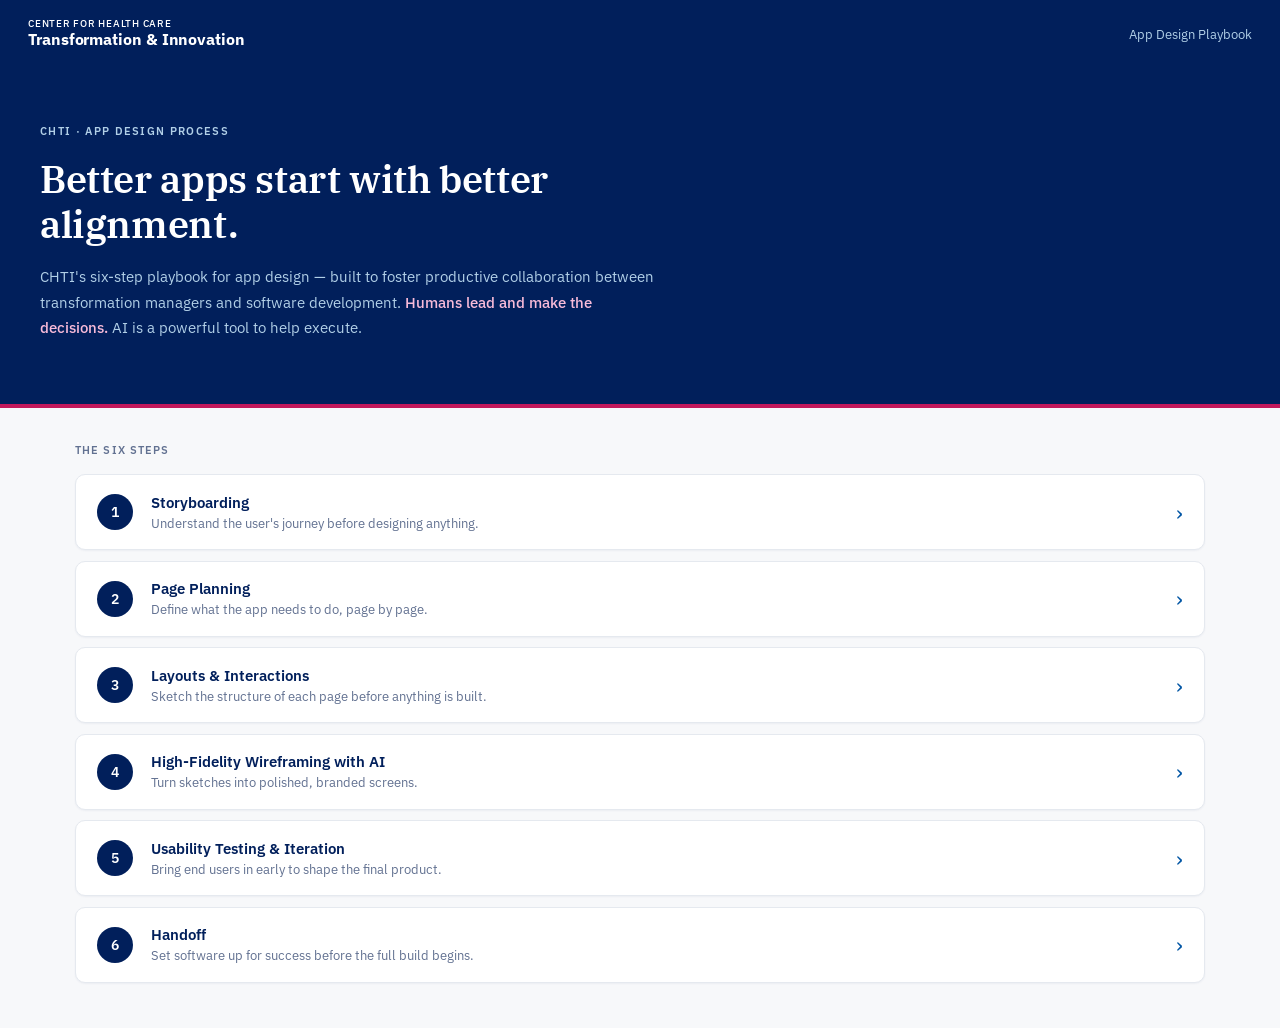
<file: public/prototypes/chti-playbook.html>
<!DOCTYPE html>
<html lang="en">
<head>
<meta charset="UTF-8">
<meta name="viewport" content="width=device-width, initial-scale=1.0">
<title>CHTI App Design Playbook</title>
<link href="https://fonts.googleapis.com/css2?family=IBM+Plex+Serif:wght@400;500;600;700&family=IBM+Plex+Sans:wght@400;500;600;700&display=swap" rel="stylesheet">
<style>
  * { box-sizing: border-box; margin: 0; padding: 0; }

  :root {
    --navy: #011F5B;
    --navy-light: #0F2E70;
    --blue: #0055A4;
    --blue-soft: #E5F1FA;
    --pink: #C2185B;
    --pink-soft: #FCE4EC;
    --pink-light: #F8BBD9;
    --green: #0E7C42;
    --green-soft: #E6F4EA;
    --light-blue: #B1CFE7;
    --gray-50: #F7F8FA;
    --gray-100: #F2F4F7;
    --gray-200: #E5E9EF;
    --gray-300: #D5DBE3;
    --gray-500: #627191;
    --gray-700: #444;
    --gray-900: #2C2C2C;
    --shadow-sm: 0 1px 2px rgba(1,31,91,0.05);
    --shadow-md: 0 4px 12px rgba(1,31,91,0.08);
  }

  html, body {
    font-family: 'IBM Plex Sans', -apple-system, BlinkMacSystemFont, sans-serif;
    color: var(--gray-900);
    background: var(--gray-50);
    min-height: 100vh;
    font-size: 14px;
    -webkit-font-smoothing: antialiased;
  }

  /* ---------- Top nav ---------- */
  .nav {
    background: var(--navy);
    padding: 0 2rem;
    height: 68px;
    display: flex;
    align-items: center;
    justify-content: space-between;
    position: fixed;
    top: 0; left: 0; right: 0;
    z-index: 100;
  }
  .nav-left {
    display: flex;
    align-items: center;
    cursor: pointer;
    transition: opacity 0.15s;
  }
  .nav-left:hover { opacity: 0.85; }
  .logo {
    display: flex;
    flex-direction: column;
    line-height: 1.15;
  }
  .logo-line-1 {
    font-family: 'IBM Plex Sans', sans-serif;
    font-size: 9.5px;
    font-weight: 500;
    letter-spacing: 0.08em;
    color: #fff;
  }
  .logo-line-2 {
    font-family: 'IBM Plex Sans', sans-serif;
    font-size: 16px;
    font-weight: 700;
    color: #fff;
    letter-spacing: -0.005em;
  }
  .nav-label {
    font-size: 13px;
    color: var(--light-blue);
    font-weight: 400;
  }

  /* ---------- View switching ---------- */
  .view { display: none; }
  .view.active { display: block; }

  /* ---------- HOME VIEW ---------- */
  #home-view { padding-top: 68px; }
  .hero {
    background: var(--navy);
    padding: 4rem 2.5rem 4.5rem;
    border-bottom: 4px solid var(--pink);
  }
  .hero-inner { max-width: 1200px; margin: 0 auto; }
  .hero-eyebrow {
    font-size: 11px;
    font-weight: 600;
    letter-spacing: 0.12em;
    text-transform: uppercase;
    color: var(--light-blue);
    margin-bottom: 1.25rem;
  }
  .hero h1 {
    font-family: 'IBM Plex Serif', serif;
    font-size: 38px;
    font-weight: 600;
    color: #fff;
    line-height: 1.2;
    margin-bottom: 1.25rem;
    max-width: 580px;
    letter-spacing: -0.01em;
  }
  .hero p {
    font-size: 15px;
    color: var(--light-blue);
    line-height: 1.7;
    max-width: 620px;
  }
  .hero-accent {
    color: var(--pink-light);
    font-weight: 500;
  }
  .index-section {
    padding: 2.5rem;
    max-width: 1200px;
    margin: 0 auto;
  }
  .index-label {
    font-size: 11px;
    font-weight: 600;
    letter-spacing: 0.1em;
    text-transform: uppercase;
    color: var(--gray-500);
    margin-bottom: 1.25rem;
  }
  .step-row {
    background: #fff;
    border: 1px solid var(--gray-200);
    border-radius: 10px;
    padding: 1.25rem 1.5rem;
    margin-bottom: 0.75rem;
    display: flex;
    align-items: center;
    gap: 1.25rem;
    cursor: pointer;
    transition: all 0.15s;
    box-shadow: var(--shadow-sm);
  }
  .step-row:hover {
    border-color: var(--blue);
    box-shadow: 0 0 0 2px rgba(0,85,164,0.08);
    transform: translateY(-1px);
  }
  .step-row-num {
    width: 36px; height: 36px;
    border-radius: 50%;
    background: var(--navy);
    color: #fff;
    font-size: 14px;
    font-weight: 600;
    display: flex; align-items: center; justify-content: center;
    flex-shrink: 0;
  }
  .step-row-info { flex: 1; }
  .step-row-name {
    font-size: 15px;
    font-weight: 600;
    color: var(--navy);
    margin-bottom: 3px;
  }
  .step-row-tagline {
    font-size: 13px;
    color: var(--gray-500);
  }
  .step-row-arrow {
    color: var(--blue);
    font-size: 22px;
    flex-shrink: 0;
  }

  /* ---------- DETAIL VIEW ---------- */
  #detail-view { padding-top: 68px; }
  .layout {
    display: flex;
    min-height: calc(100vh - 68px);
  }

  /* Sidebar */
  .sidebar {
    width: 280px;
    background: var(--navy);
    color: #fff;
    padding: 1.5rem 1rem;
    position: fixed;
    top: 68px; bottom: 0; left: 0;
    overflow-y: auto;
  }
  .sidebar-label {
    font-size: 11px;
    font-weight: 600;
    letter-spacing: 0.1em;
    text-transform: uppercase;
    color: var(--light-blue);
    padding: 0.25rem 0.875rem 1rem;
  }
  .sidebar-overview {
    color: rgba(255,255,255,0.75);
    font-size: 13px;
    padding: 0.625rem 0.875rem;
    margin-bottom: 0.75rem;
    cursor: pointer;
    border-radius: 6px;
    display: flex;
    align-items: center;
    gap: 4px;
    transition: background 0.15s, color 0.15s;
  }
  .sidebar-overview:hover {
    background: rgba(255,255,255,0.06);
    color: #fff;
  }
  .sidebar-item {
    display: flex;
    align-items: center;
    gap: 0.75rem;
    padding: 0.75rem 0.875rem;
    border-radius: 8px;
    cursor: pointer;
    margin-bottom: 0.25rem;
    transition: background 0.15s, color 0.15s;
    color: rgba(255,255,255,0.78);
    font-size: 14px;
  }
  .sidebar-item:hover { background: rgba(255,255,255,0.06); color: #fff; }
  .sidebar-item.active {
    background: #fff;
    color: var(--navy);
    font-weight: 600;
  }
  .sidebar-num {
    width: 28px; height: 28px;
    border-radius: 50%;
    display: flex; align-items: center; justify-content: center;
    background: rgba(255,255,255,0.12);
    font-size: 12px;
    font-weight: 600;
    flex-shrink: 0;
    transition: background 0.15s, color 0.15s;
  }
  .sidebar-item.active .sidebar-num {
    background: var(--pink);
    color: #fff;
  }
  .sidebar-item.viewed:not(.active) .sidebar-num {
    background: rgba(177,207,231,0.2);
    color: var(--light-blue);
  }

  /* Main content */
  .main {
    flex: 1;
    margin-left: 280px;
    padding: 2rem 2.5rem 4rem;
  }
  .container { max-width: 880px; margin: 0 auto; }

  /* Progress bar */
  .progress-bar {
    display: flex;
    align-items: center;
    padding: 1.125rem 1.5rem;
    background: #fff;
    border: 1px solid var(--gray-200);
    border-radius: 12px;
    margin-bottom: 2rem;
    box-shadow: var(--shadow-sm);
  }
  .progress-step { cursor: pointer; flex-shrink: 0; }
  .progress-circle {
    width: 32px; height: 32px;
    border-radius: 50%;
    background: var(--gray-200);
    color: var(--gray-500);
    display: flex; align-items: center; justify-content: center;
    font-size: 13px;
    font-weight: 600;
    border: 2px solid var(--gray-200);
    transition: all 0.2s;
  }
  .progress-step.active .progress-circle {
    background: var(--pink);
    color: #fff;
    border-color: var(--pink);
    box-shadow: 0 0 0 4px var(--pink-soft);
  }
  .progress-step.viewed:not(.active) .progress-circle {
    background: var(--navy);
    color: #fff;
    border-color: var(--navy);
  }
  .progress-line {
    flex: 1;
    height: 2px;
    background: var(--gray-200);
    margin: 0 0.5rem;
    transition: background 0.2s;
  }
  .progress-line.viewed { background: var(--navy); }

  /* Step header */
  .step-header { margin-bottom: 1.75rem; }
  .eyebrow {
    display: inline-flex;
    align-items: center;
    gap: 0.5rem;
    font-size: 11px;
    font-weight: 600;
    letter-spacing: 0.12em;
    text-transform: uppercase;
    color: var(--pink);
    margin-bottom: 0.75rem;
  }
  .eyebrow-dot {
    width: 5px; height: 5px;
    border-radius: 50%;
    background: var(--pink);
  }
  .step-title {
    font-family: 'IBM Plex Serif', serif;
    font-size: 32px;
    font-weight: 600;
    color: var(--navy);
    margin-bottom: 0.625rem;
    line-height: 1.2;
    letter-spacing: -0.005em;
  }
  .led-by {
    font-size: 16px;
    color: var(--gray-500);
    margin-bottom: 1.125rem;
    font-weight: 400;
  }
  .led-by strong {
    color: var(--navy);
    font-weight: 600;
  }
  .tag-row {
    display: flex;
    gap: 0.5rem;
    flex-wrap: wrap;
  }
  .tag {
    display: inline-flex;
    align-items: center;
    padding: 5px 12px;
    border-radius: 6px;
    font-size: 12.5px;
    font-weight: 500;
    line-height: 1.3;
  }
  .tag-gray { background: var(--gray-100); color: var(--gray-500); }
  .tag-green { background: var(--green-soft); color: var(--green); }

  /* Cards */
  .card {
    background: #fff;
    border: 1px solid var(--gray-200);
    border-radius: 12px;
    padding: 1.5rem 1.75rem;
    margin-bottom: 1rem;
    box-shadow: var(--shadow-sm);
  }
  .card.why { border-left: 4px solid var(--pink); }
  .card-label {
    font-family: 'IBM Plex Serif', serif;
    font-size: 18px;
    font-weight: 600;
    color: var(--navy);
    margin-bottom: 0.875rem;
    letter-spacing: -0.005em;
  }
  .card p {
    font-size: 14px;
    line-height: 1.7;
    color: var(--gray-900);
  }
  .card ul { list-style: none; }
  .card ul li {
    font-size: 14px;
    line-height: 1.65;
    color: var(--gray-900);
    padding: 0.625rem 0 0.625rem 1.25rem;
    position: relative;
    border-bottom: 1px solid var(--gray-100);
  }
  .card ul li:first-child { padding-top: 0; }
  .card ul li:first-child::before { top: 7px; }
  .card ul li:last-child { border-bottom: none; padding-bottom: 0; }
  .card ul li::before {
    content: '';
    position: absolute;
    left: 0; top: 1.0625rem;
    width: 6px; height: 6px;
    border-radius: 50%;
    background: var(--blue);
  }

  /* Check-in items */
  .checkin-item {
    padding: 1rem 0;
    border-bottom: 1px solid var(--gray-100);
  }
  .checkin-item:first-child { padding-top: 0; }
  .checkin-item:last-child { border-bottom: none; padding-bottom: 0; }
  .checkin-who {
    display: inline-block;
    font-size: 11px;
    font-weight: 600;
    letter-spacing: 0.06em;
    text-transform: uppercase;
    color: var(--navy);
    background: var(--light-blue);
    padding: 3px 10px;
    border-radius: 4px;
    margin-bottom: 0.5rem;
  }
  .checkin-item p {
    font-size: 13.5px;
    color: var(--gray-700);
    line-height: 1.65;
  }

  /* Footer nav */
  .footer-nav {
    display: flex;
    justify-content: space-between;
    align-items: center;
    margin-top: 2rem;
    padding-top: 1.5rem;
    border-top: 1px solid var(--gray-200);
    gap: 1rem;
  }
  .nav-btn {
    background: #fff;
    border: 1px solid var(--gray-200);
    border-radius: 6px;
    font-family: inherit;
    font-size: 13px;
    font-weight: 500;
    color: var(--blue);
    cursor: pointer;
    padding: 0.625rem 1.125rem;
    transition: all 0.15s;
  }
  .nav-btn:hover:not(:disabled) {
    background: var(--blue-soft);
    border-color: var(--blue);
  }
  .nav-btn:disabled { opacity: 0.4; cursor: not-allowed; }
  .nav-btn.primary {
    background: var(--pink);
    border-color: var(--pink);
    color: #fff;
  }
  .nav-btn.primary:hover:not(:disabled) {
    background: #A0154C;
    border-color: #A0154C;
  }
  .step-counter {
    font-size: 12.5px;
    color: var(--gray-500);
  }

  @media (max-width: 900px) {
    .sidebar { display: none; }
    .main { margin-left: 0; padding: 1.5rem 1.25rem 3rem; }
    .progress-bar { padding: 0.875rem 1rem; }
    .step-title { font-size: 26px; }
    .hero { padding: 2.5rem 1.5rem 3rem; }
    .hero h1 { font-size: 28px; }
    .index-section { padding: 1.5rem; }
    .nav { padding: 0 1.25rem; }
  }
</style>
</head>
<body>

<nav class="nav">
  <div class="nav-left" onclick="showHome()" title="Back to overview">
    <div class="logo">
      <div class="logo-line-1">CENTER FOR HEALTH CARE</div>
      <div class="logo-line-2">Transformation &amp; Innovation</div>
    </div>
  </div>
  <span class="nav-label">App Design Playbook</span>
</nav>

<!-- HOME VIEW -->
<div id="home-view" class="view active">
  <div class="hero">
    <div class="hero-inner">
      <div class="hero-eyebrow">CHTI · App Design Process</div>
      <h1>Better apps start with better alignment.</h1>
      <p>CHTI's six-step playbook for app design — built to foster productive collaboration between transformation managers and software development. <span class="hero-accent">Humans lead and make the decisions.</span> AI is a powerful tool to help execute.</p>
    </div>
  </div>
  <div class="index-section">
    <div class="index-label">The six steps</div>
    <div id="step-list"></div>
  </div>
</div>

<!-- DETAIL VIEW -->
<div id="detail-view" class="view">
  <div class="layout">
    <aside class="sidebar">
      <div class="sidebar-label">CHTI App Design Process</div>
      <div class="sidebar-overview" onclick="showHome()">← Back to overview</div>
      <div id="sidebar-nav"></div>
    </aside>

    <main class="main">
      <div class="container">
        <div class="progress-bar" id="progress-bar"></div>
        <div id="step-content"></div>
      </div>
    </main>
  </div>
</div>

<script>
const steps = [
  {
    name: "Storyboarding",
    tagline: "Understand the user's journey before designing anything.",
    led: "Transformation Managers",
    tool: "FigJam",
    reviewers: ["Software", "Clients"],
    why: "Storyboarding encourages you to genuinely understand the person who will use your app — what they do, in what order, and what they're thinking at each stage. It's the difference between an app that fits naturally into someone's day and one they have to work around.",
    produces: [
      "A current-state storyboard for each type of user",
      "A future-state storyboard showing how your solution fits into their flow"
    ],
    checkins: [
      { who: "Software", text: "Talk through the solution to understand how it will be delivered — is this a new standalone app, a new feature in an existing one, or something that already exists in Epic?" },
      { who: "Clients", text: "Share your storyboards. Do they feel accurate? Does the future-state flow feel natural and helpful? Revise based on what you hear." }
    ]
  },
  {
    name: "Page Planning",
    tagline: "Define what the app needs to do, page by page.",
    led: "Transformation Managers",
    tool: "Doc / Table",
    reviewers: ["Software", "Clients"],
    why: "Page planning is about deciding what pages your app needs, what each one accomplishes, and where the data comes from. Every page should earn its place. This step keeps the focus on delivering real value before any design or engineering effort begins.",
    produces: [
      "A table outlining each page in the app",
      "Details on each page's purpose, content, and data sources"
    ],
    checkins: [
      { who: "Software", text: "Get feedback on your data plan and confirm the build path — new app, or additions to an existing one?" },
      { who: "Clients", text: "Make sure they still see the vision and believe it solves the original problem. This document is a living source of truth — keep it current." }
    ]
  },
  {
    name: "Layouts & Interactions",
    tagline: "Sketch the structure of each page before anything is built.",
    led: "Transformation Managers",
    tool: "FigJam",
    reviewers: ["Software", "Marketing"],
    why: "Sketching layouts — even rough ones — forces clarity about what actually belongs on each page and where. It's far easier to rethink a layout in a tool like FigJam than after something has been built. The decisions you make here become the direct input for the next step.",
    produces: [
      "A rough layout sketch for each page",
      "Annotations explaining menus, labels, filters, fields, and key text"
    ],
    checkins: [
      { who: "Software", text: "Review layouts for technical feasibility and confirm the data plan holds up." },
      { who: "Marketing", text: "If patients will interact with this app, bring marketing in now to weigh in on the experience." }
    ]
  },
  {
    name: "High-Fidelity Wireframing with AI",
    tagline: "Turn sketches into polished, branded screens.",
    led: "Transformation Managers + Software Developers",
    tool: "AI / Claude",
    reviewers: ["Self-review"],
    why: "With your layouts and decisions already in place, AI can help translate rough sketches into polished screens that match the CHTI design system. The planning work done in earlier steps is what makes this fast and accurate — the AI is executing a vision, not inventing one.",
    produces: [
      "High-fidelity screen designs for each page",
      "Screens built on CHTI design system components"
    ],
    checkins: [
      { who: "Yourself", text: "Does the generated screen match your layout sketch, or did something get added or changed that wasn't planned?" },
      { who: "Yourself", text: "Would a user who had no involvement in planning this app know exactly what to do on each screen? Push back when something's off." }
    ]
  },
  {
    name: "Usability Testing & Iteration",
    tagline: "Bring end users in early to shape the final product.",
    led: "Transformation Managers + Software Developers",
    tool: "User sessions",
    reviewers: ["End Users", "Stakeholders", "Marketing"],
    why: "The people who will use this app every day are your most valuable source of feedback. Getting them involved before the full build begins means you can learn what's working, what's confusing, and what needs to change — while it's still easy to change it. Their input shapes a better product.",
    produces: [
      "Notes and findings from usability testing",
      "A prioritized list of changes to make before full development"
    ],
    checkins: [
      { who: "End Users", text: "Give them realistic scenarios to work through. Watch without guiding — note where they hesitate, get confused, or take unexpected paths." },
      { who: "Stakeholders", text: "Share findings and confirm your understanding of their process before committing to revisions." },
      { who: "Marketing", text: "Share how users responded and explore whether marketing can help recruit additional testers." }
    ]
  },
  {
    name: "Handoff",
    tagline: "Set software up for success before the full build begins.",
    led: "Transformation Managers + Software Developers",
    tool: "Handoff meeting",
    reviewers: ["Software", "Everyone"],
    why: "Handoff isn't the finish line — it's the start of a new phase of collaboration. This step ensures software has everything they need to build with confidence, and that there's a clear, open line of communication as the work unfolds. Come prepared with context, not just deliverables.",
    produces: [
      "A clear agreement on when the full build begins",
      "Shared understanding of timeline, communication cadence, and revision process"
    ],
    checkins: [
      { who: "Software", text: "Walk them through your thought process, not just the screens. The more context they have, the better the build will be." },
      { who: "Everyone", text: "Align on how revisions will be handled after development starts, how you'll communicate, and what the timeline looks like." }
    ]
  }
];

let currentStep = 0;
let viewedSteps = new Set();

/* ============================================================
   HOME VIEW
   ============================================================ */
function renderStepList() {
  const list = document.getElementById('step-list');
  list.innerHTML = steps.map((s, i) => `
    <div class="step-row" onclick="showDetail(${i})">
      <div class="step-row-num">${i + 1}</div>
      <div class="step-row-info">
        <div class="step-row-name">${s.name}</div>
        <div class="step-row-tagline">${s.tagline}</div>
      </div>
      <div class="step-row-arrow">›</div>
    </div>
  `).join('');
}

function showHome() {
  document.getElementById('home-view').classList.add('active');
  document.getElementById('detail-view').classList.remove('active');
  window.scrollTo({ top: 0, behavior: 'smooth' });
}

/* ============================================================
   DETAIL VIEW
   ============================================================ */
function renderSidebar() {
  const nav = document.getElementById('sidebar-nav');
  nav.innerHTML = steps.map((s, i) => {
    const cls = ['sidebar-item'];
    if (i === currentStep) cls.push('active');
    if (viewedSteps.has(i)) cls.push('viewed');
    return `
      <div class="${cls.join(' ')}" onclick="showDetail(${i})">
        <span class="sidebar-num">${i + 1}</span>
        <span>${s.name}</span>
      </div>
    `;
  }).join('');
}

function renderProgressBar() {
  const bar = document.getElementById('progress-bar');
  let html = '';
  steps.forEach((s, i) => {
    const cls = ['progress-step'];
    if (i === currentStep) cls.push('active');
    if (viewedSteps.has(i)) cls.push('viewed');
    html += `
      <div class="${cls.join(' ')}" onclick="showDetail(${i})" title="${s.name}">
        <div class="progress-circle">${i + 1}</div>
      </div>
    `;
    if (i < steps.length - 1) {
      const lineViewed = viewedSteps.has(i) && viewedSteps.has(i + 1) ? 'viewed' : '';
      html += `<div class="progress-line ${lineViewed}"></div>`;
    }
  });
  bar.innerHTML = html;
}

function renderStep() {
  const s = steps[currentStep];
  const root = document.getElementById('step-content');

  const producesItems = s.produces.map(p => `<li>${p}</li>`).join('');
  const checkinItems = s.checkins.map(c => `
    <div class="checkin-item">
      <span class="checkin-who">${c.who}</span>
      <p>${c.text}</p>
    </div>
  `).join('');

  const reviewerLabel = s.reviewers.length === 1
    ? `Reviewer: ${s.reviewers[0]}`
    : `Reviewers: ${s.reviewers.join(', ')}`;

  root.innerHTML = `
    <div class="step-header">
      <div class="eyebrow"><span class="eyebrow-dot"></span>Step ${currentStep + 1} of ${steps.length}</div>
      <h1 class="step-title">${s.name}</h1>
      <div class="led-by">Led by: <strong>${s.led}</strong></div>
      <div class="tag-row">
        <span class="tag tag-gray">Tool: ${s.tool}</span>
        <span class="tag tag-green">${reviewerLabel}</span>
      </div>
    </div>

    <div class="card why">
      <div class="card-label">Why this step matters</div>
      <p>${s.why}</p>
    </div>

    <div class="card">
      <div class="card-label">What you'll produce</div>
      <ul>${producesItems}</ul>
    </div>

    <div class="card">
      <div class="card-label">How to check your work</div>
      ${checkinItems}
    </div>

    <div class="footer-nav">
      <button class="nav-btn" onclick="navigate(-1)" ${currentStep === 0 ? 'disabled' : ''}>← Previous</button>
      <span class="step-counter">Step ${currentStep + 1} of ${steps.length}</span>
      <button class="nav-btn primary" onclick="navigate(1)">
        ${currentStep === steps.length - 1 ? 'Done' : 'Next step →'}
      </button>
    </div>
  `;
}

function showDetail(idx) {
  if (idx < 0 || idx >= steps.length) return;
  currentStep = idx;
  viewedSteps.add(idx);
  document.getElementById('home-view').classList.remove('active');
  document.getElementById('detail-view').classList.add('active');
  renderSidebar();
  renderProgressBar();
  renderStep();
  window.scrollTo({ top: 0, behavior: 'smooth' });
}

function navigate(dir) {
  const next = currentStep + dir;
  if (next >= 0 && next < steps.length) {
    showDetail(next);
  } else if (dir === 1 && currentStep === steps.length - 1) {
    showHome();
  }
}

renderStepList();
</script>

</body>
</html>
</file>
